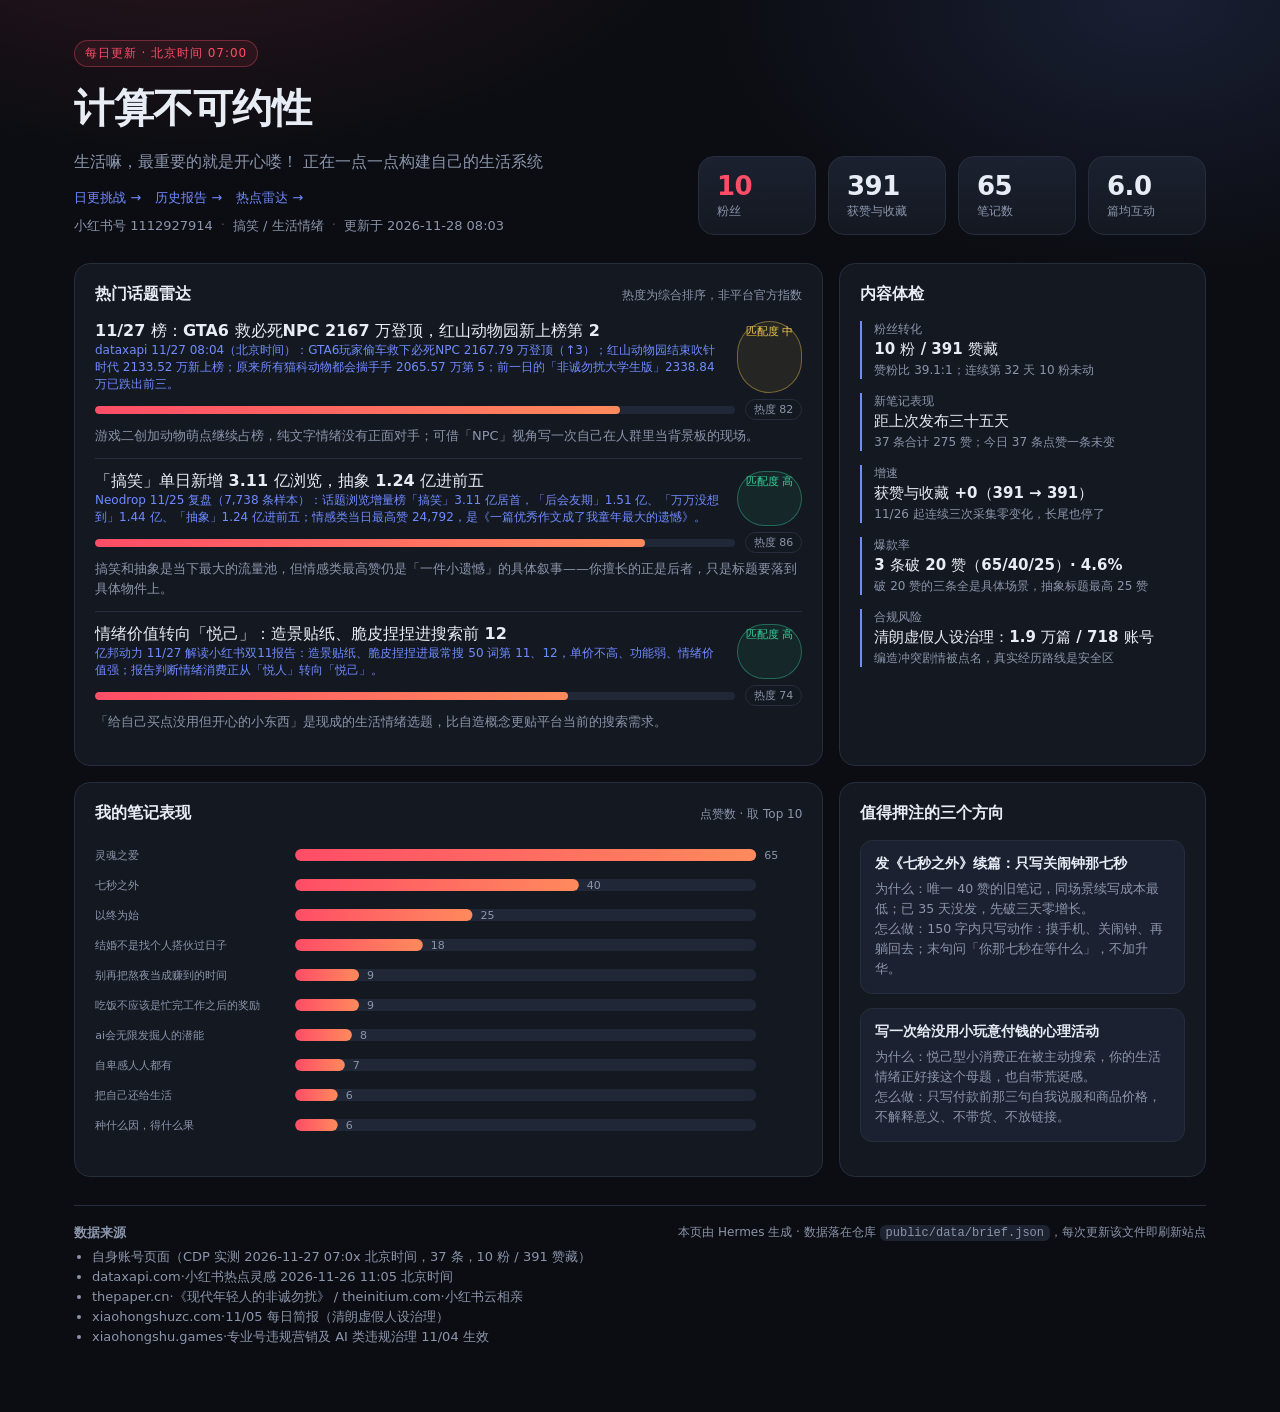
<file: public/index.html>
<!DOCTYPE html>
<html lang="zh-CN">
<head>
<meta charset="utf-8" />
<meta name="viewport" content="width=device-width, initial-scale=1" />
<title>计算不可约性 · 小红书运营简报</title>
<link rel="stylesheet" href="./styles.css" />
</head>
<body>
<div class="page">
  <header class="hero">
    <div class="hero-main">
      <div class="badge">每日更新 · 北京时间 07:00</div>
      <h1 id="acct-name">计算不可约性</h1>
      <p id="acct-desc" class="muted"></p>
      <div class="meta" style="gap:14px">
        <a href="./challenge" style="color:var(--accent-2);text-decoration:none">日更挑战 →</a>
        <a href="./reports" style="color:var(--accent-2);text-decoration:none">历史报告 →</a>
        <a href="./topics" style="color:var(--accent-2);text-decoration:none">热点雷达 →</a>
      </div>
      <div class="meta">
        <span id="acct-id"></span>
        <span class="dot">·</span>
        <span id="acct-pos"></span>
        <span class="dot">·</span>
        <span id="updated"></span>
      </div>
    </div>
    <div class="hero-kpis" id="kpis"></div>
  </header>

  <section class="grid">
    <div class="card span-2">
      <div class="card-head">
        <h2>热门话题雷达</h2>
        <span class="hint">热度为综合排序，非平台官方指数</span>
      </div>
      <div id="topics"></div>
    </div>

    <div class="card">
      <div class="card-head">
        <h2>内容体检</h2>
      </div>
      <ul id="diagnosis" class="diag"></ul>
    </div>

    <div class="card span-2">
      <div class="card-head">
        <h2>我的笔记表现</h2>
        <span class="hint">点赞数 · 取 Top 10</span>
      </div>
      <div id="notes-chart"></div>
    </div>

    <div class="card">
      <div class="card-head">
        <h2>值得押注的三个方向</h2>
      </div>
      <div id="directions" class="dirs"></div>
    </div>
  </section>

  <footer class="foot">
    <div>
      <strong>数据来源</strong>
      <ul id="sources"></ul>
    </div>
    <div class="muted small">
      本页由 Hermes 生成 · 数据落在仓库 <code>public/data/brief.json</code>，每次更新该文件即刷新站点
    </div>
  </footer>
</div>
<script src="./app.js"></script>
</body>
</html>
</file>
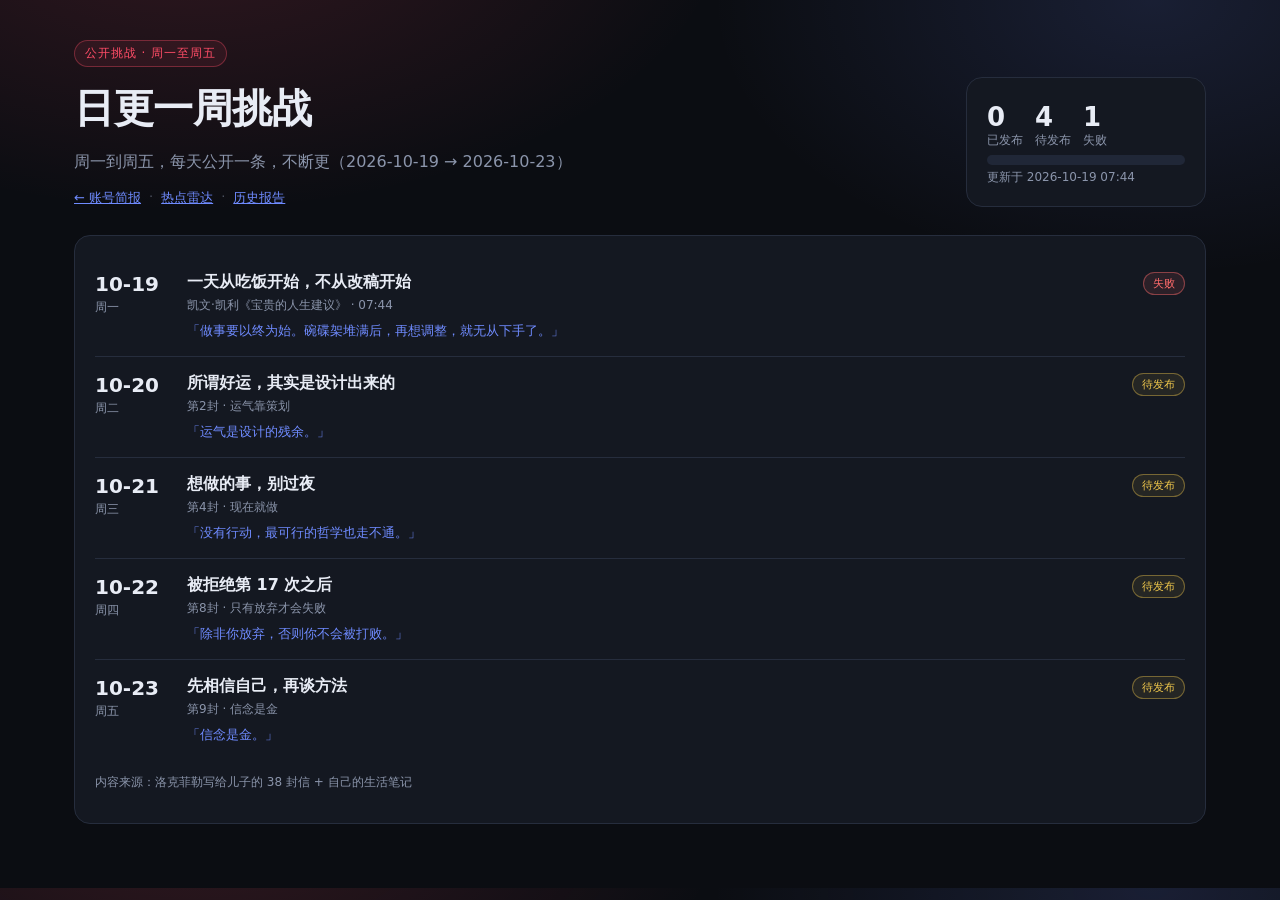
<file: public/challenge.html>
<!DOCTYPE html>
<html lang="zh-CN">
<head>
<meta charset="utf-8" />
<meta name="viewport" content="width=device-width, initial-scale=1" />
<title>日更一周挑战 · 计算不可约性</title>
<link rel="stylesheet" href="./styles.css" />
<style>
  .progress { height: 10px; border-radius: 999px; background: #202737; overflow: hidden; margin: 6px 0 4px; }
  .progress > i { display: block; height: 100%; background: linear-gradient(90deg, var(--accent), #ff8a5c); }
  .day { display: grid; grid-template-columns: 78px 1fr auto; gap: 14px; align-items: start;
    padding: 16px 0; border-top: 1px solid var(--line); }
  .day:first-child { border-top: none; }
  .day .when { font-variant-numeric: tabular-nums; }
  .day .when b { display: block; font-size: 20px; }
  .day .when span { font-size: 12px; color: var(--muted); }
  .day h3 { margin: 0 0 4px; font-size: 16px; }
  .day .src { font-size: 12px; color: var(--muted); }
  .day .quote { margin-top: 8px; font-size: 13px; color: var(--accent-2); }
  .st { font-size: 11px; padding: 3px 9px; border-radius: 999px; border: 1px solid var(--line); color: var(--muted); white-space: nowrap; }
  .st.published { color: var(--good); border-color: rgba(53,211,154,.45); background: rgba(53,211,154,.1); }
  .st.failed { color: #ff6b6b; border-color: rgba(255,107,107,.45); background: rgba(255,107,107,.1); }
  .st.planned { color: var(--warn); border-color: rgba(242,201,76,.4); background: rgba(242,201,76,.08); }
  .kpis { display: flex; gap: 12px; flex-wrap: wrap; margin-top: 4px; }
</style>
</head>
<body>
<div class="page">
  <header class="hero">
    <div class="hero-main">
      <div class="badge">公开挑战 · 周一至周五</div>
      <h1 id="cname">日更一周挑战</h1>
      <p class="muted" id="crule"></p>
      <div class="meta"><a href="./index.html" style="color:var(--accent-2)">← 账号简报</a>
        <span class="dot">·</span><a href="./topics" style="color:var(--accent-2)">热点雷达</a>
        <span class="dot">·</span><a href="./reports" style="color:var(--accent-2)">历史报告</a></div>
    </div>
    <div class="card" style="min-width:240px">
      <div class="kpis">
        <div><div style="font-size:26px;font-weight:650" id="done">0</div><div class="hint">已发布</div></div>
        <div><div style="font-size:26px;font-weight:650" id="planned">0</div><div class="hint">待发布</div></div>
        <div><div style="font-size:26px;font-weight:650" id="failed">0</div><div class="hint">失败</div></div>
      </div>
      <div class="progress"><i id="bar" style="width:0%"></i></div>
      <div class="hint" id="stamp"></div>
    </div>
  </header>

  <div class="card">
    <div id="days"></div>
    <p class="hint" id="theme" style="margin-top:14px"></p>
  </div>
</div>
<script>
(function () {
  function badge(status) {
    var s = document.createElement("span");
    s.className = "st " + status;
    s.textContent = { published: "已发布", failed: "失败", planned: "待发布" }[status] || status;
    return s;
  }
  fetch("./data/challenge.json", { cache: "no-store" }).then(function (r) { return r.json(); }).then(function (d) {
    var c = d.challenge || {};
    document.getElementById("cname").textContent = c.name || "日更挑战";
    document.getElementById("crule").textContent = (c.rule || "") + (c.start ? "（" + c.start + " → " + (c.end || "") + "）" : "");
    document.getElementById("theme").textContent = c.theme ? "内容来源：" + c.theme : "";
    document.getElementById("stamp").textContent = "更新于 " + String(d.updated_at || "").replace("T", " ").slice(0, 16);

    var days = d.days || [];
    var published = days.filter(function (x) { return x.status === "published"; }).length;
    var failed = days.filter(function (x) { return x.status === "failed"; }).length;
    document.getElementById("done").textContent = published;
    document.getElementById("failed").textContent = failed;
    document.getElementById("planned").textContent = days.length - published - failed;

    var total = days.length || 1;
    document.getElementById("bar").style.width = Math.round(published / total * 100) + "%";

    var box = document.getElementById("days");
    box.innerHTML = "";
    days.forEach(function (day) {
      var row = document.createElement("div");
      row.className = "day";

      var when = document.createElement("div");
      when.className = "when";
      var b = document.createElement("b");
      b.textContent = (day.date || "").slice(5);
      var wd = document.createElement("span");
      wd.textContent = day.weekday || "";
      when.appendChild(b); when.appendChild(wd);

      var mid = document.createElement("div");
      var h = document.createElement("h3");
      h.textContent = day.title || "（未命名）";
      var src = document.createElement("div");
      src.className = "src";
      src.textContent = (day.source || "") + (day.at ? " · " + day.at : "");
      mid.appendChild(h); mid.appendChild(src);
      if (day.quote) {
        var q = document.createElement("div");
        q.className = "quote";
        q.textContent = "「" + day.quote + "」";
        mid.appendChild(q);
      }

      row.appendChild(when);
      row.appendChild(mid);
      row.appendChild(badge(day.status || "planned"));
      box.appendChild(row);
    });
  }).catch(function (e) {
    document.getElementById("days").textContent = "挑战数据加载失败：" + e.message;
  });
})();
</script>
</body>
</html>
</file>
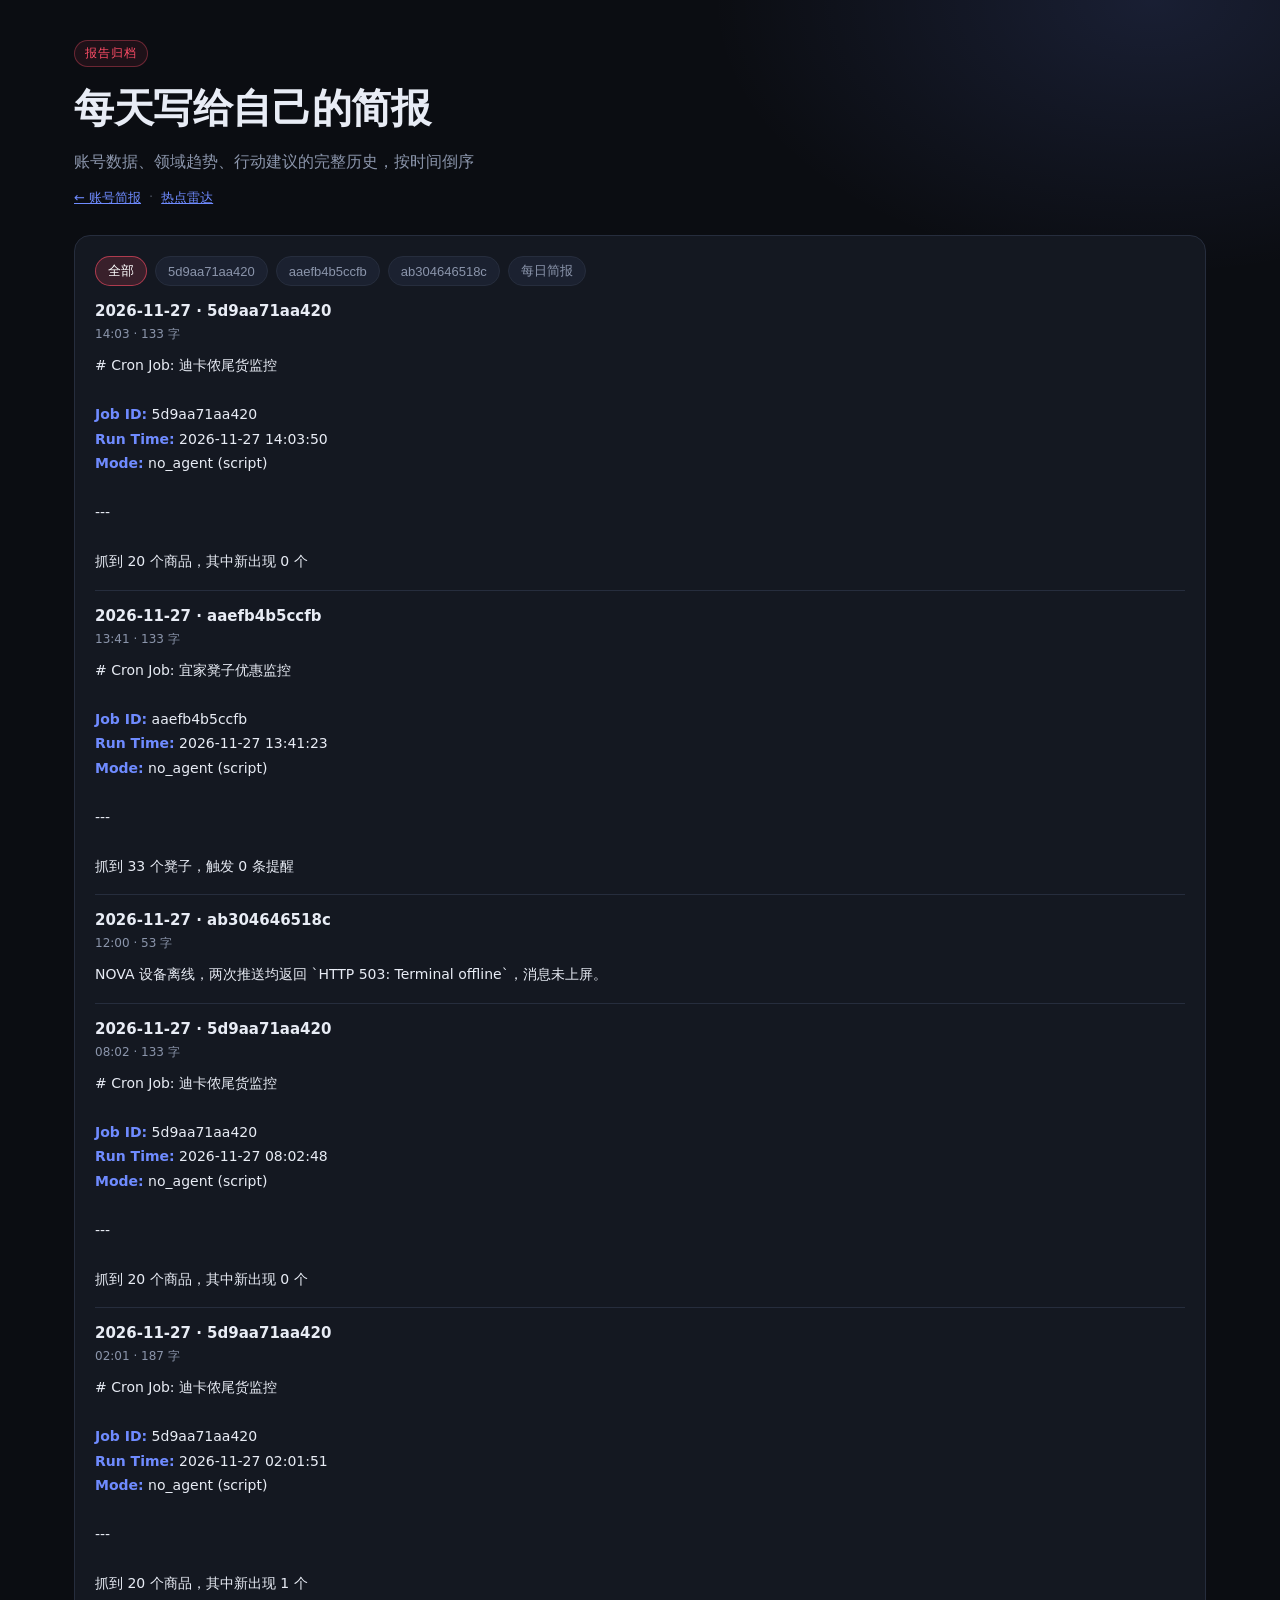
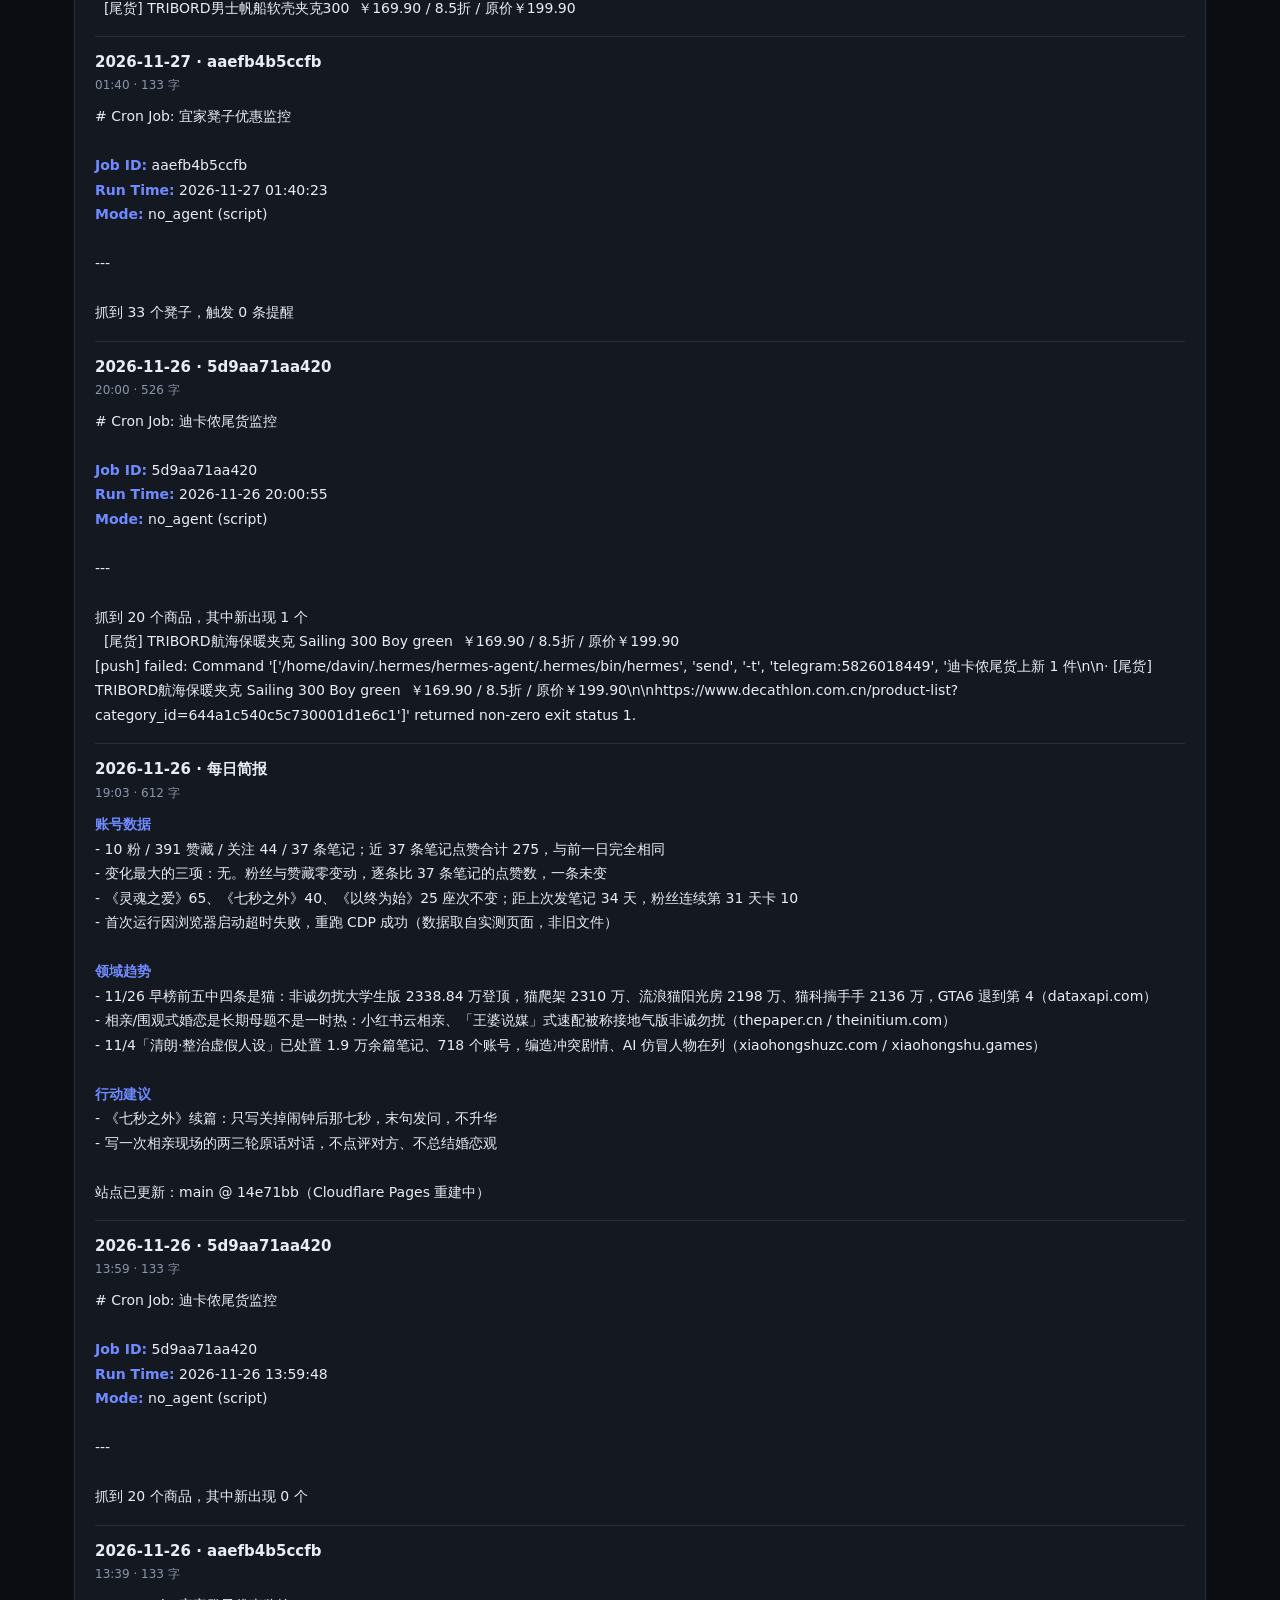
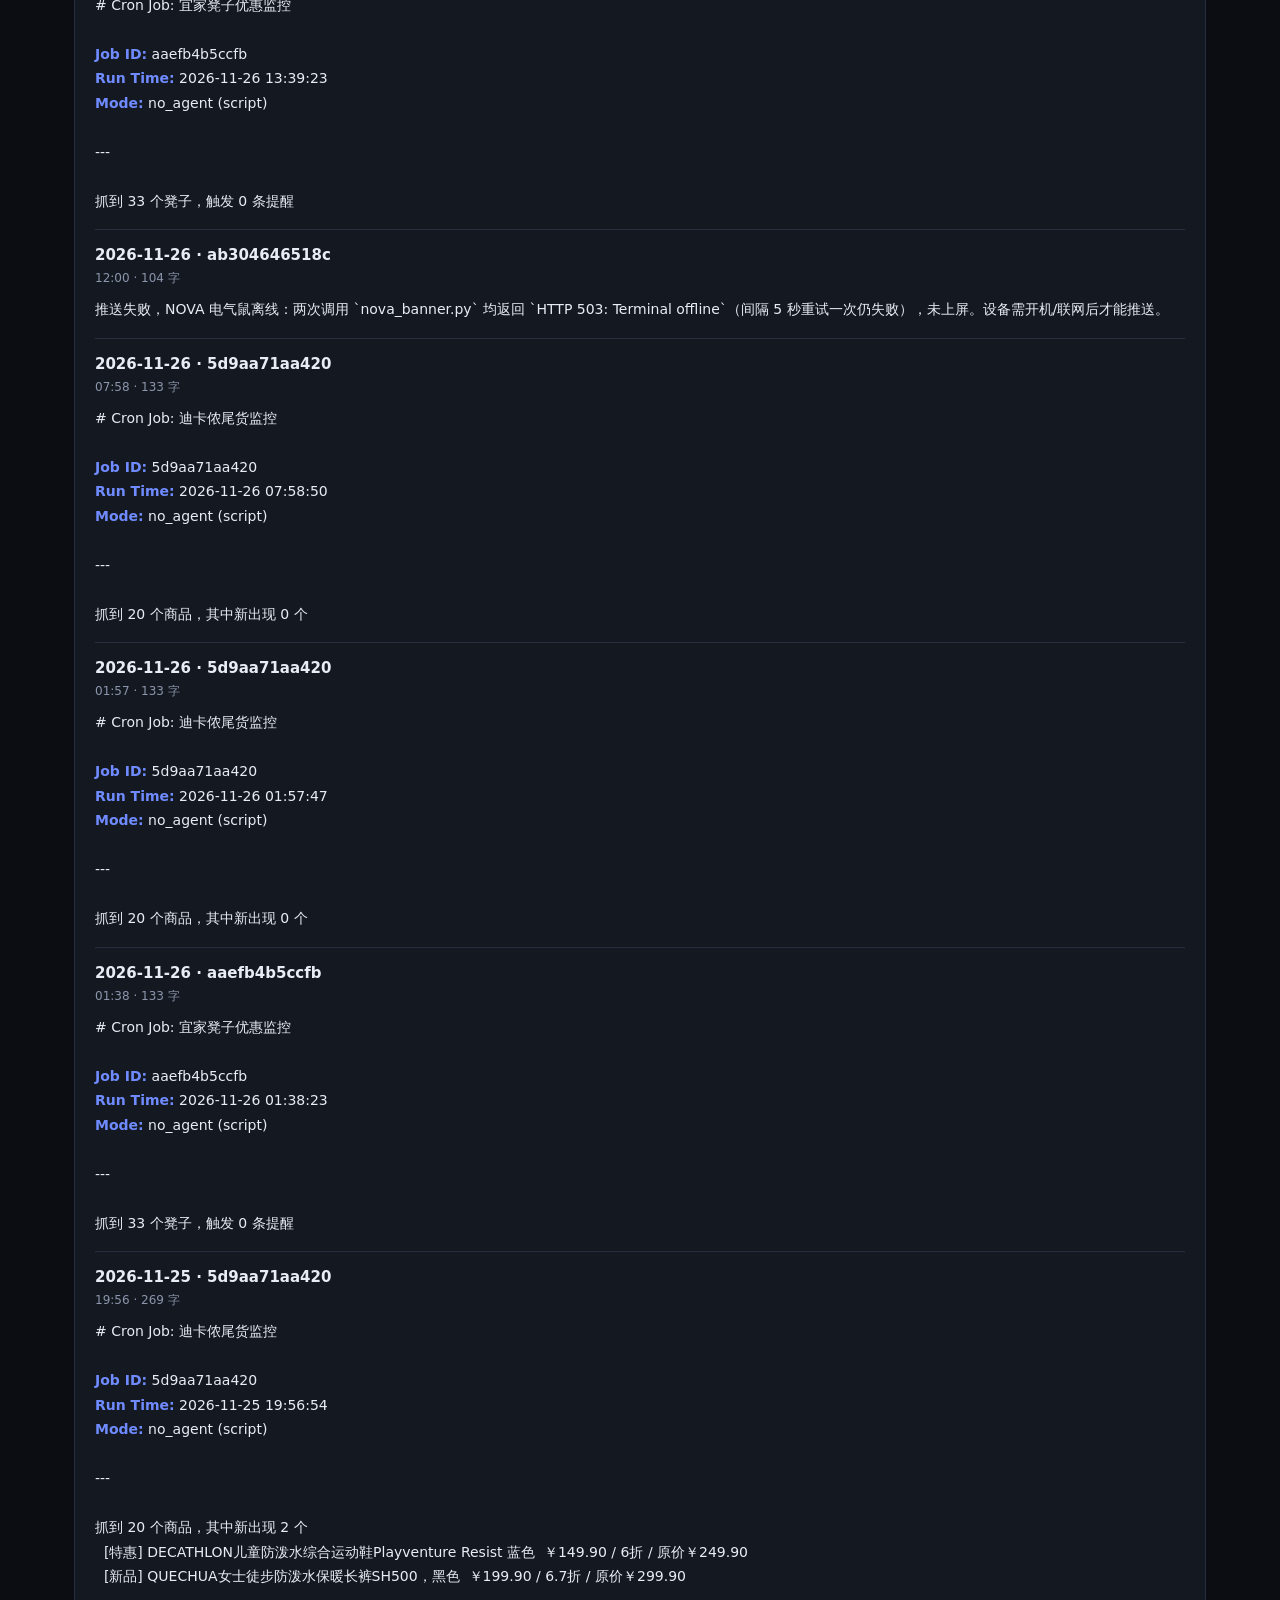
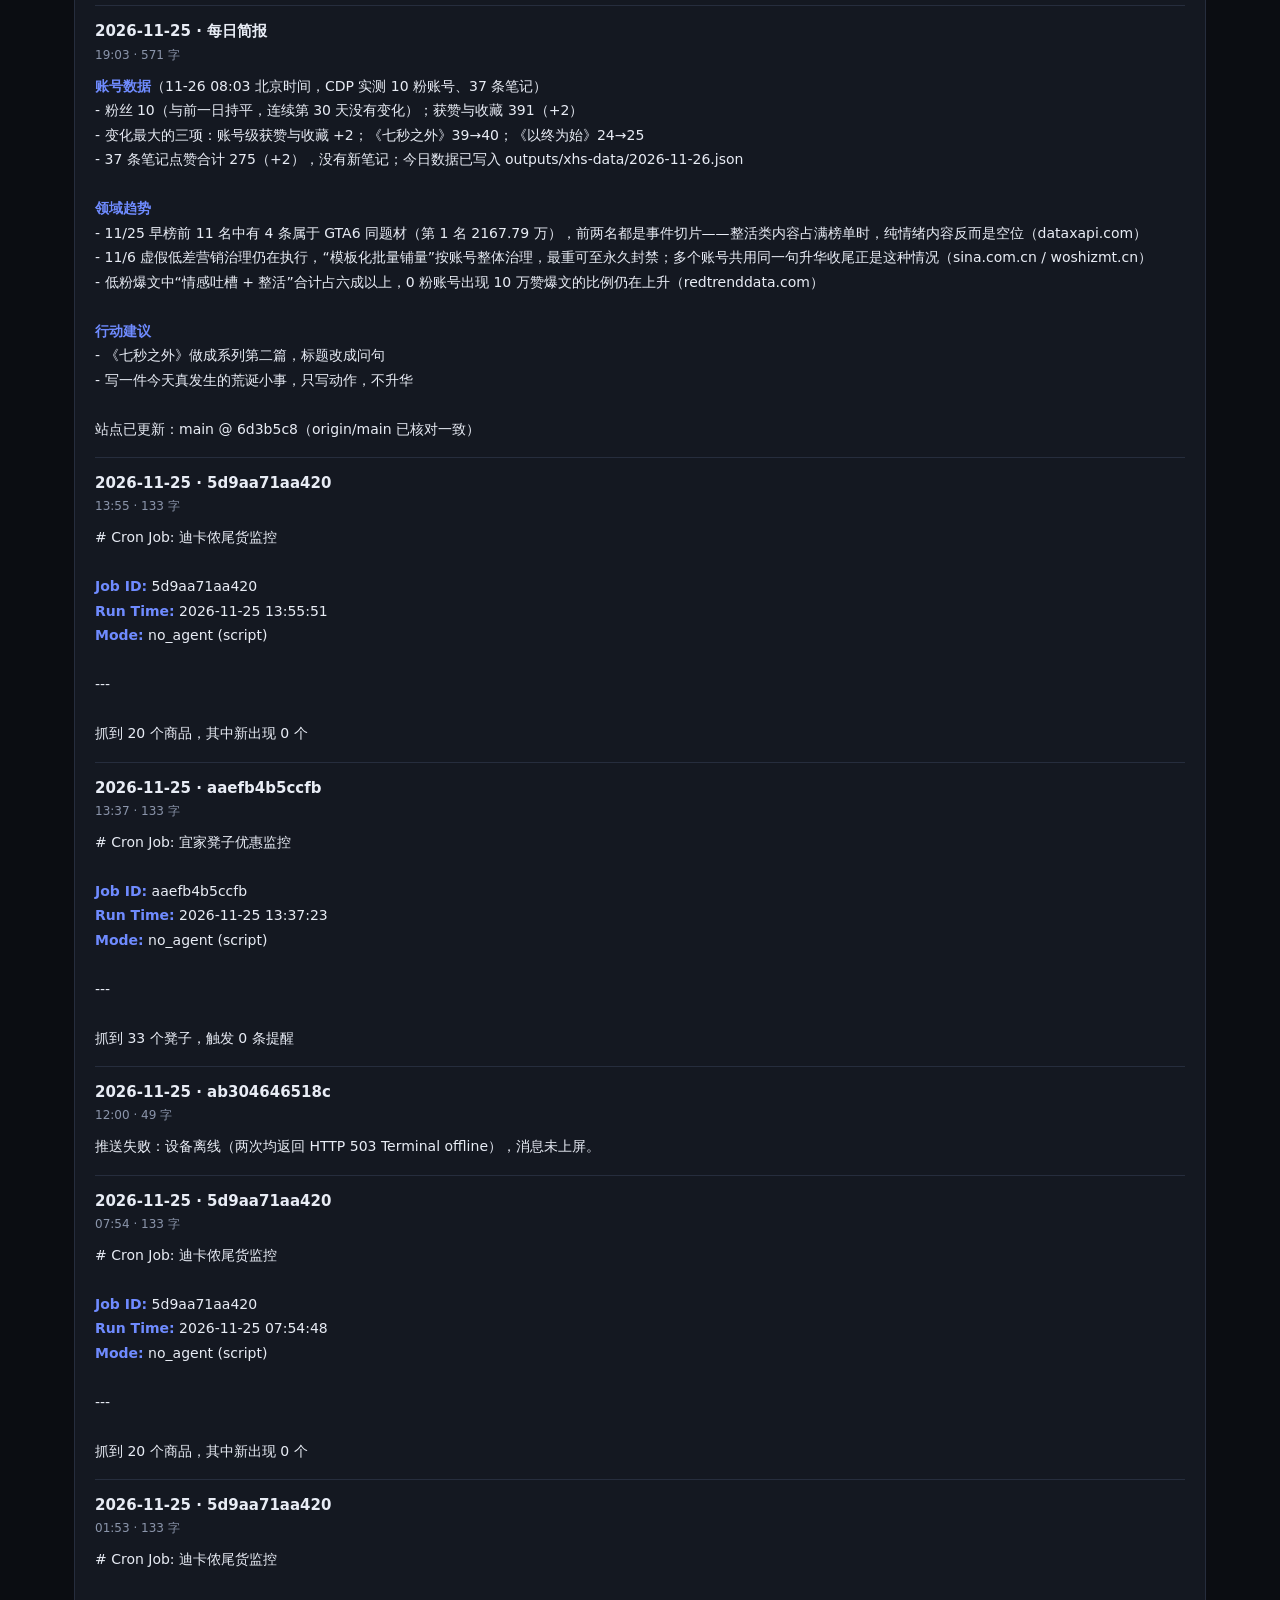
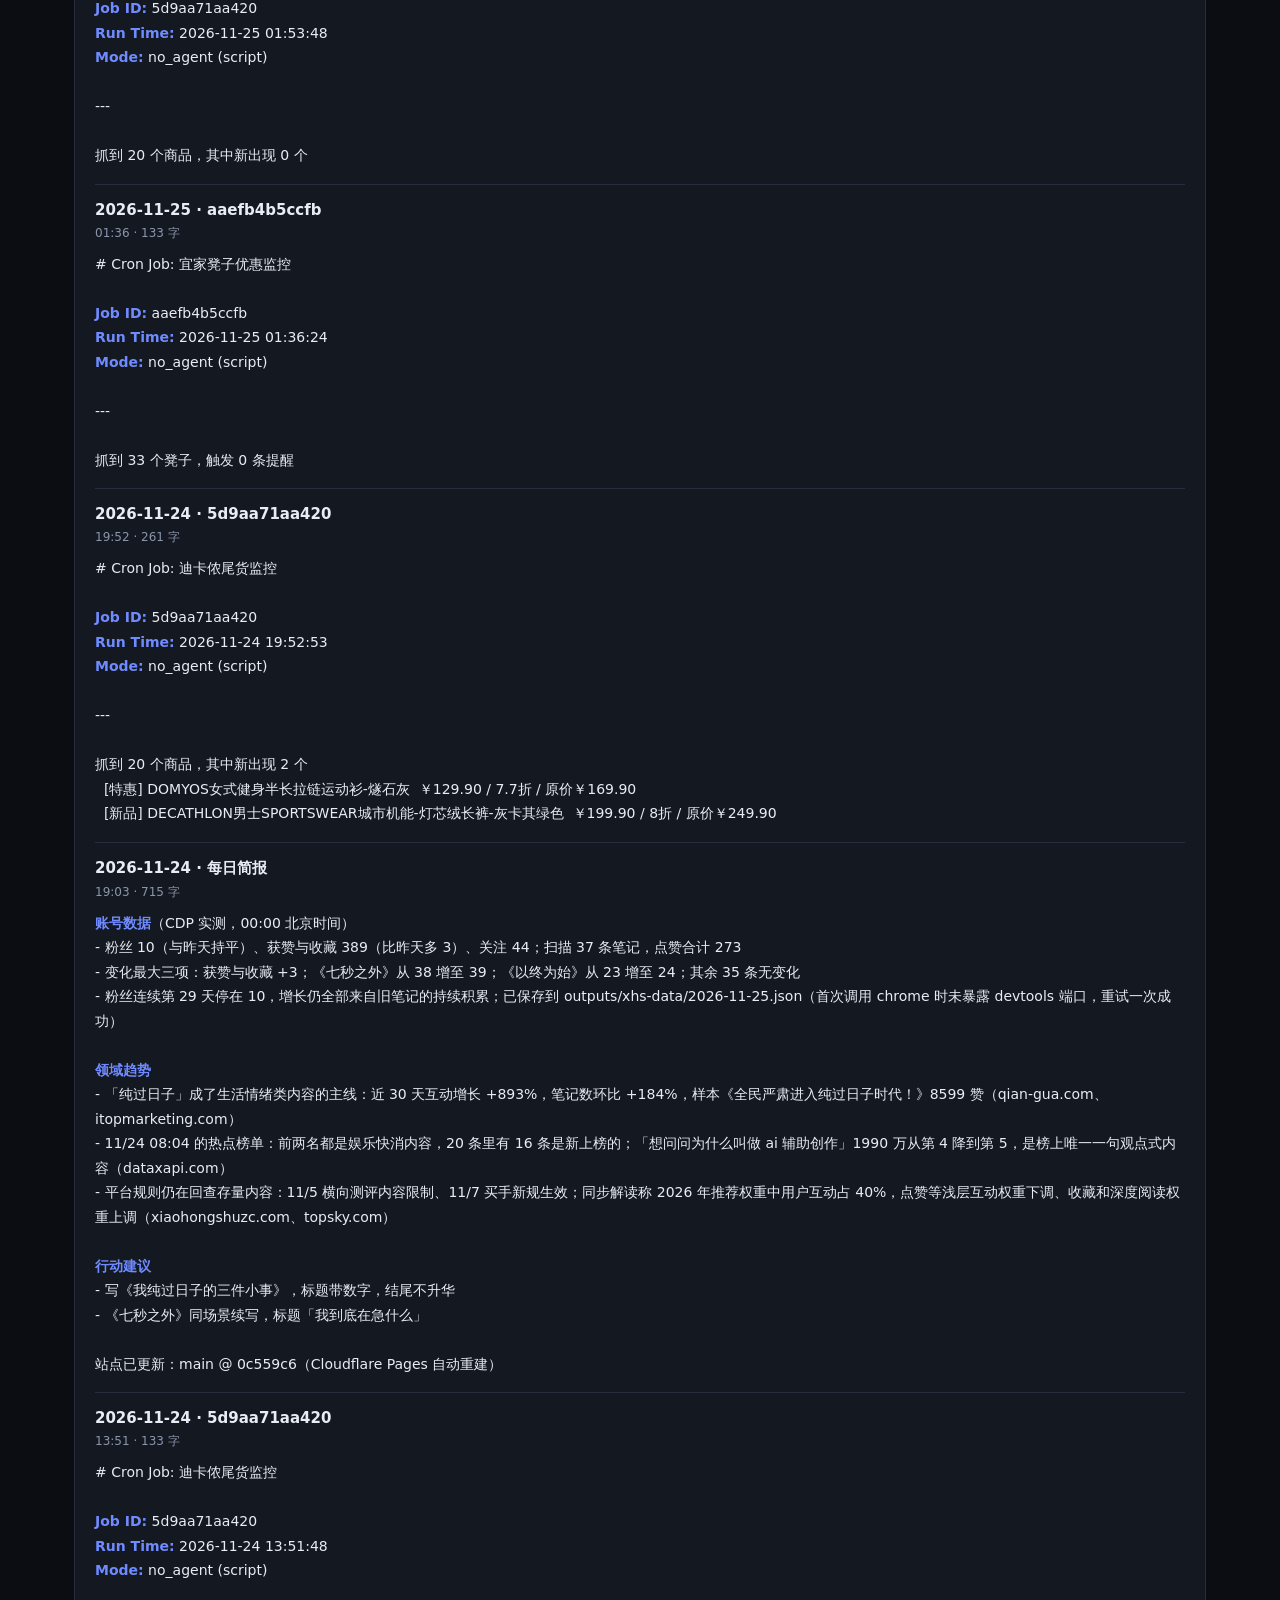
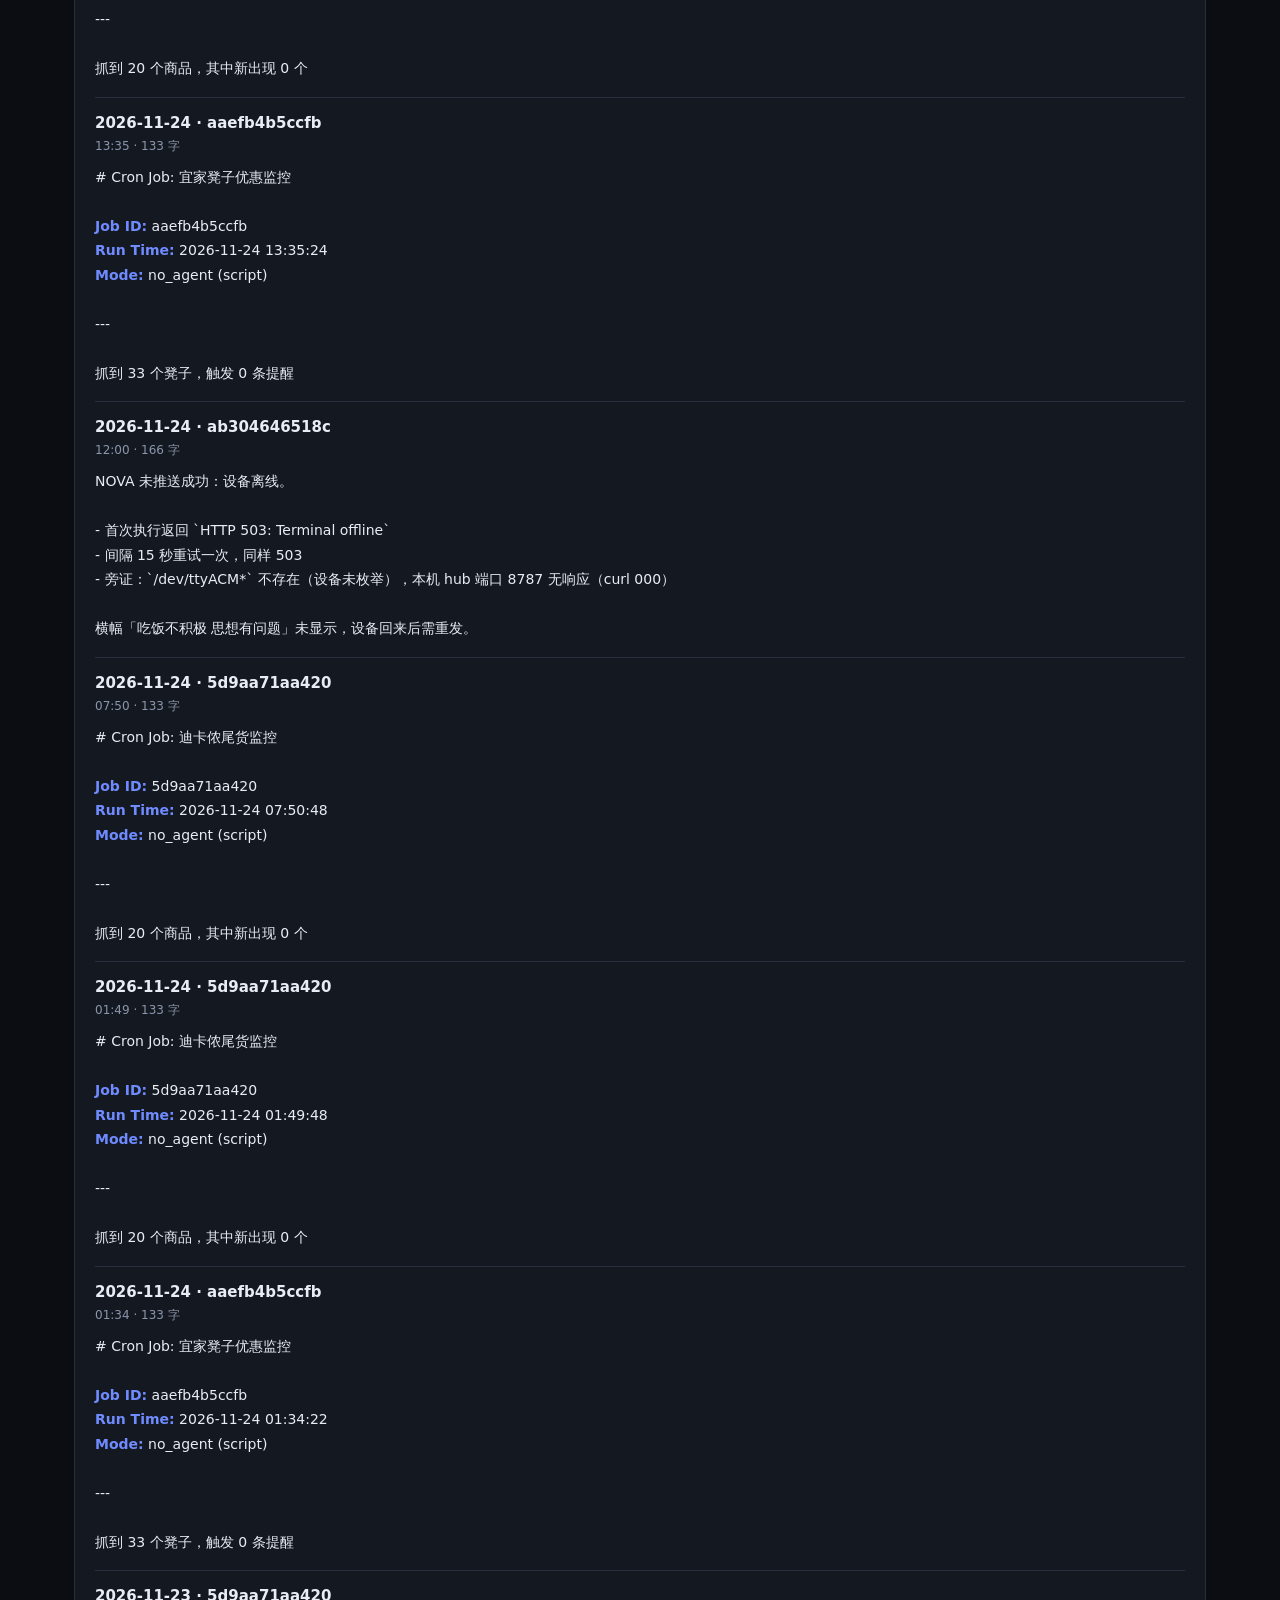
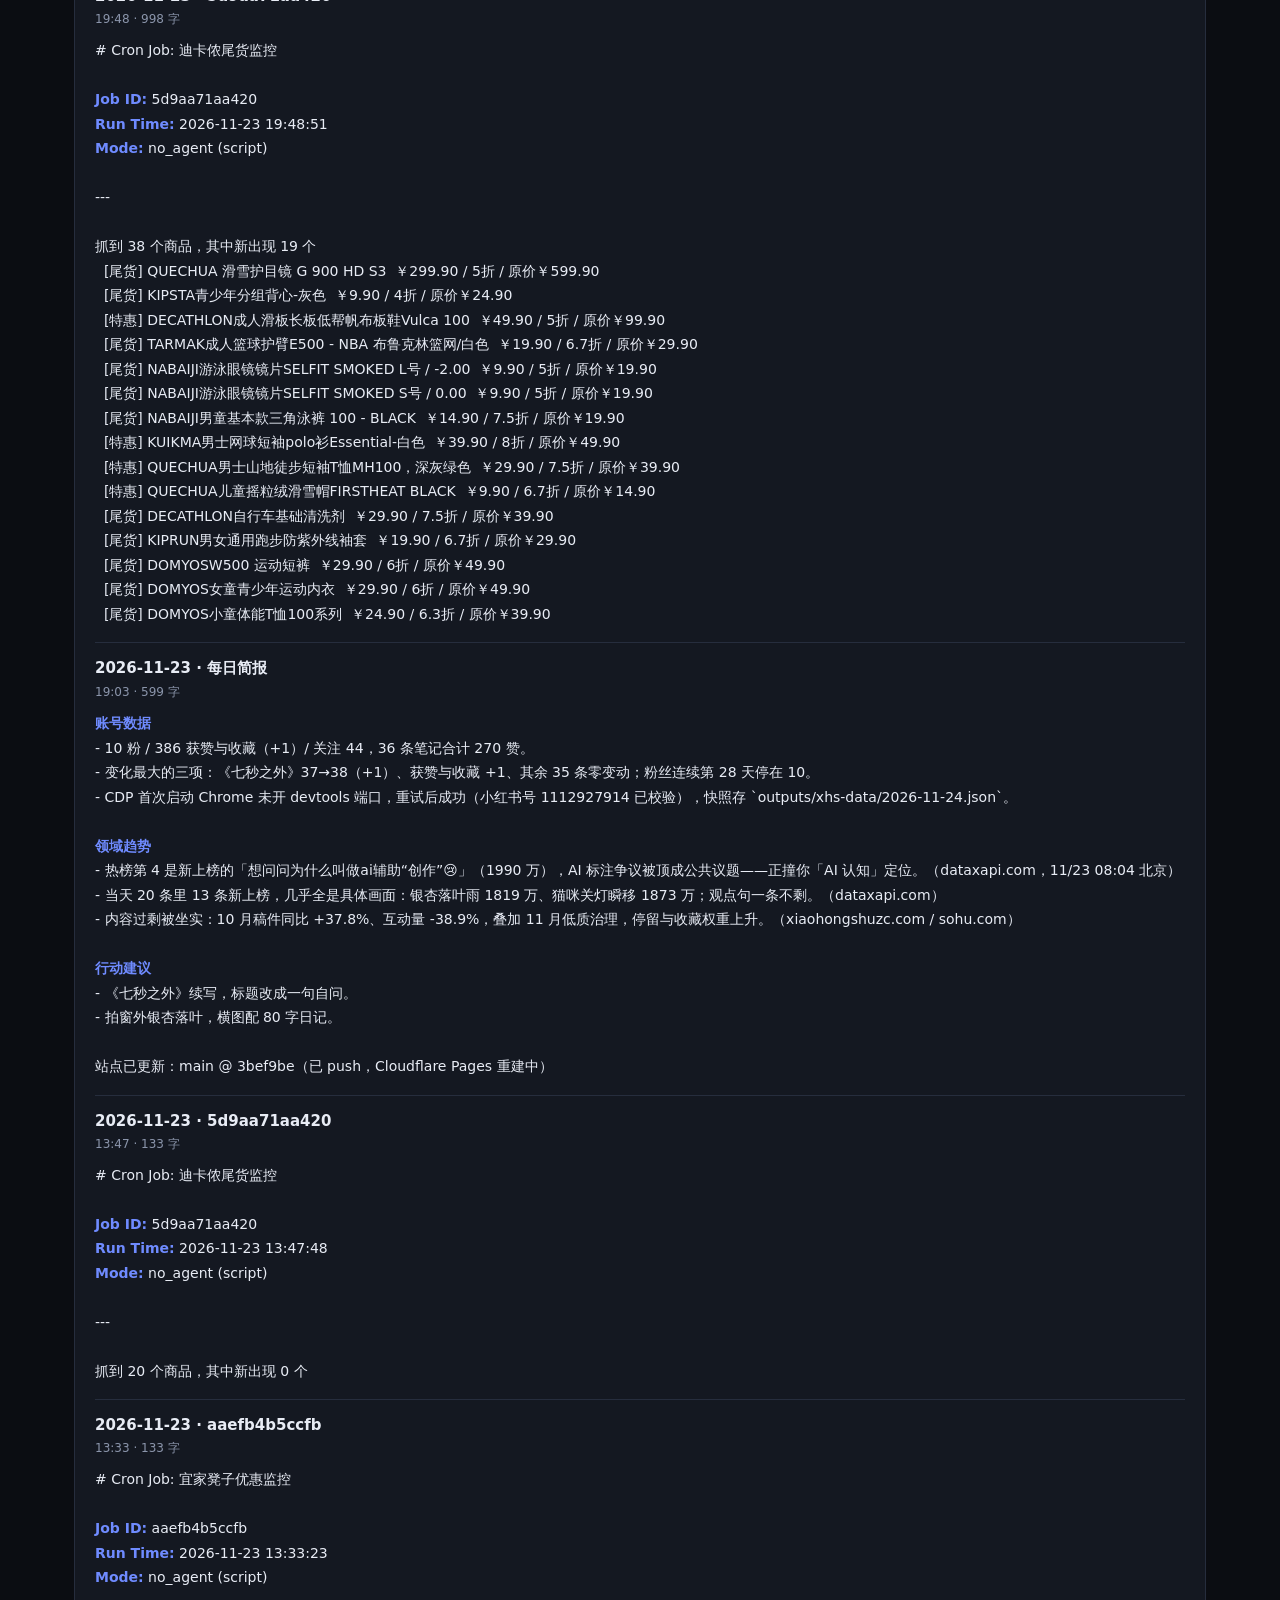
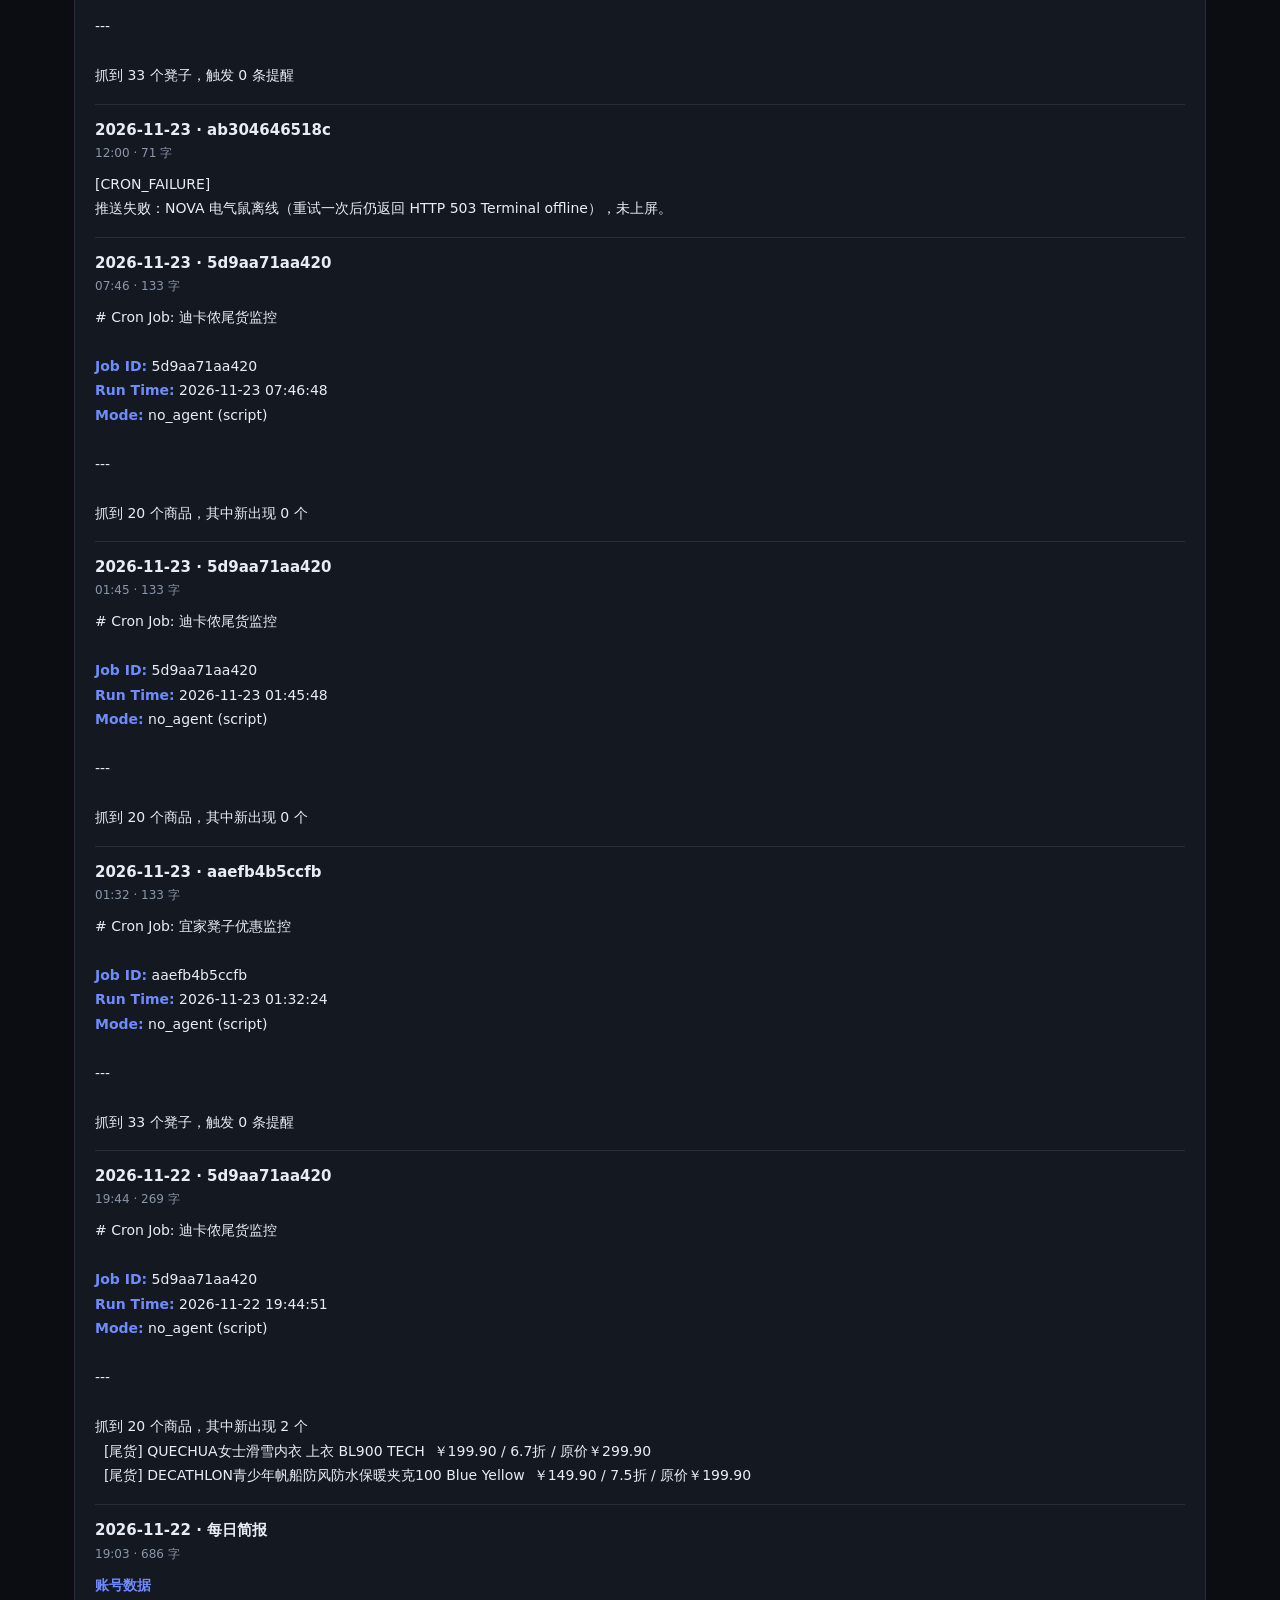
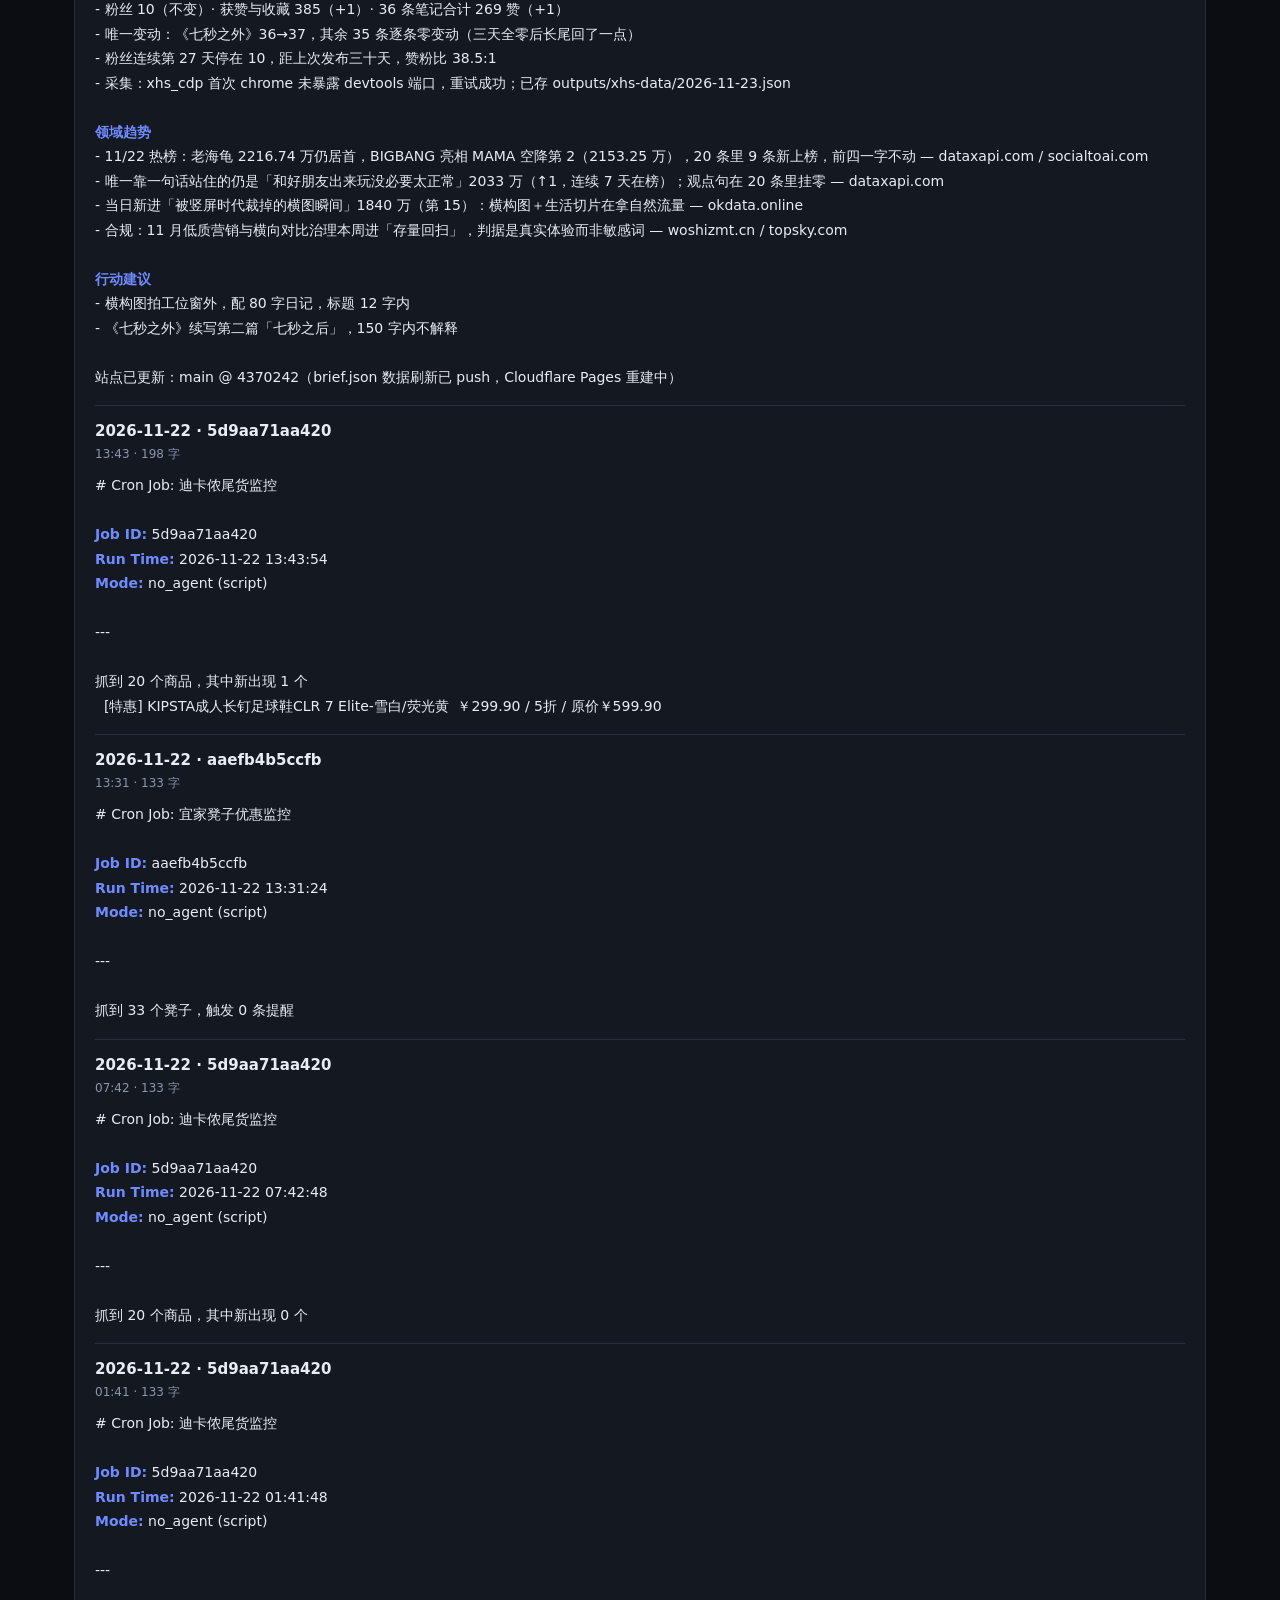
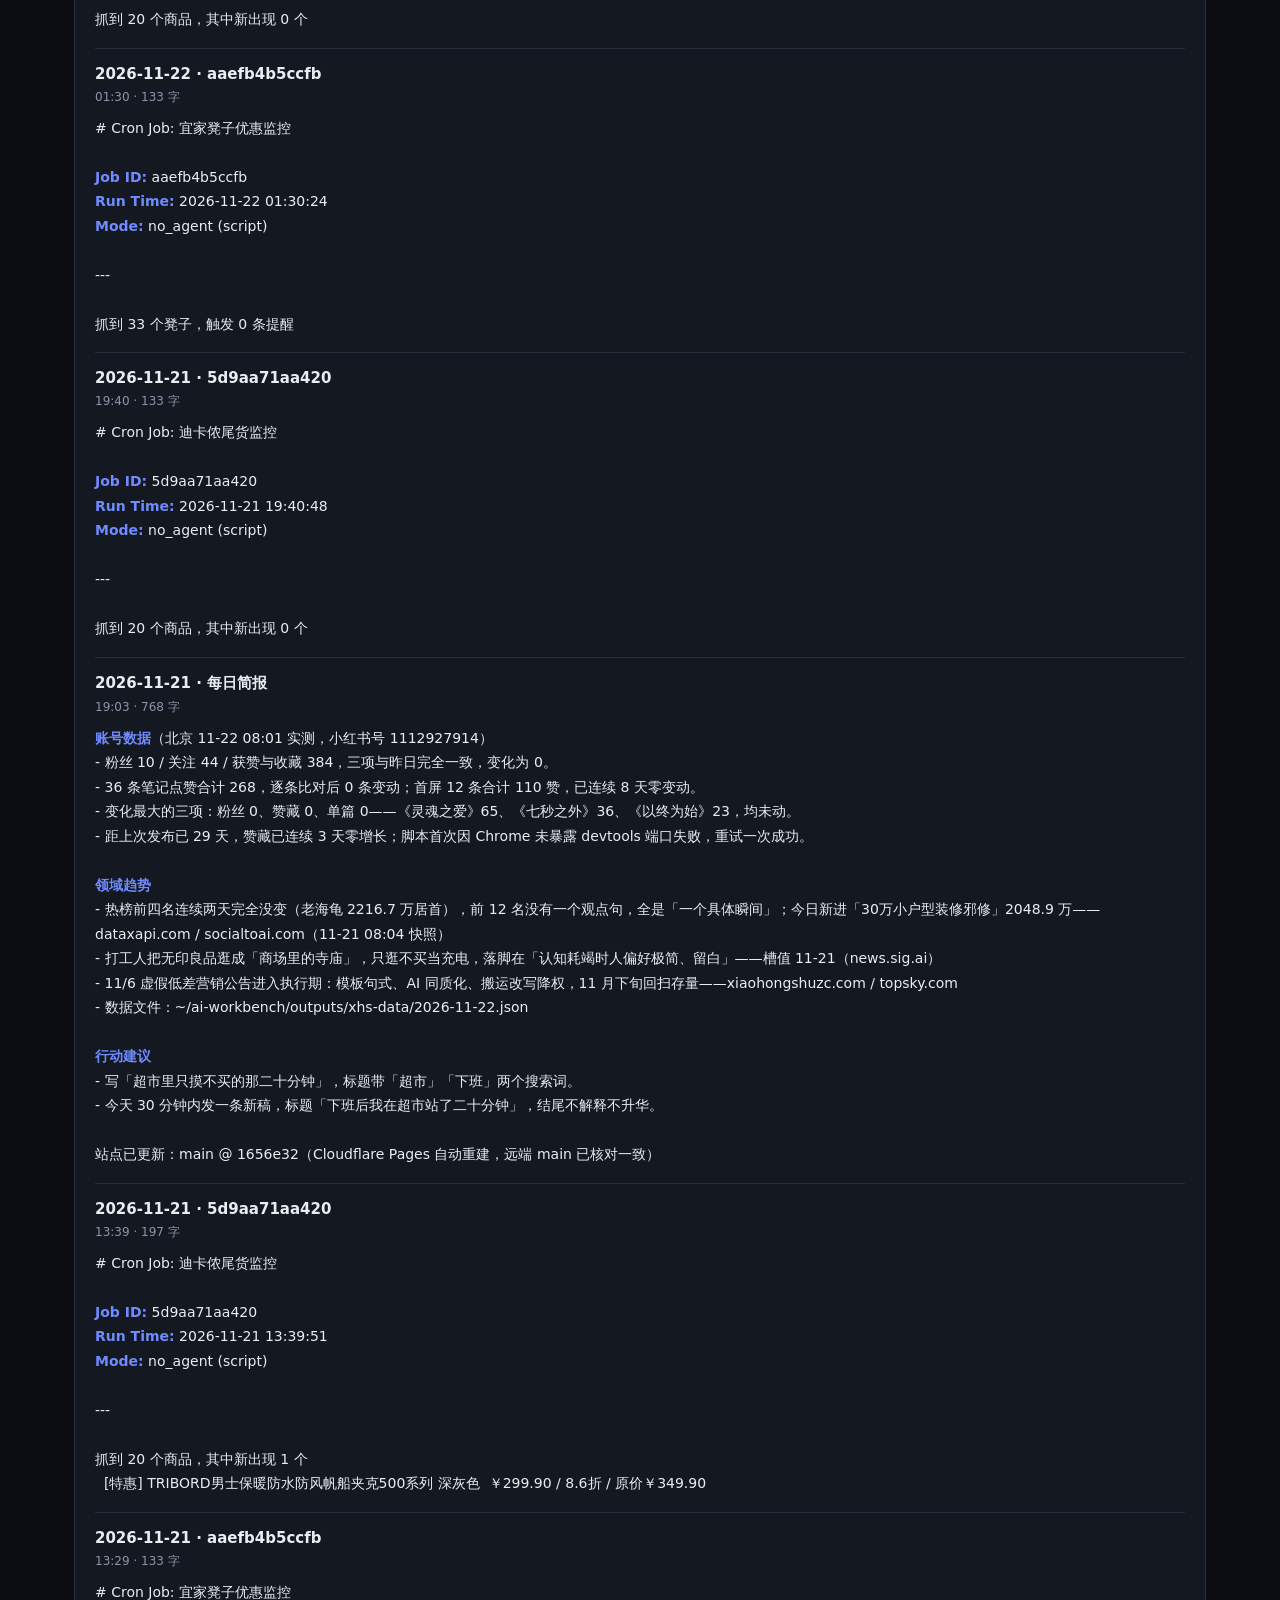
<file: public/reports.html>
<!DOCTYPE html>
<html lang="zh-CN">
<head>
<meta charset="utf-8" />
<meta name="viewport" content="width=device-width, initial-scale=1" />
<title>历史报告 · 计算不可约性</title>
<link rel="stylesheet" href="./styles.css" />
<style>
  .report { border-top: 1px solid var(--line); padding: 16px 0; }
  .report:first-child { border-top: none; padding-top: 0; }
  .report h3 { margin: 0 0 6px; font-size: 15px; }
  .report .sub { font-size: 12px; color: var(--muted); margin-bottom: 10px; }
  .report .body { font-size: 14px; line-height: 1.75; white-space: pre-wrap; }
  .report .body strong { color: var(--accent-2); }
  .filter { display: flex; gap: 8px; flex-wrap: wrap; margin-bottom: 16px; }
  .chip { background: var(--panel-2); border: 1px solid var(--line); color: var(--muted);
    padding: 5px 12px; border-radius: 999px; font-size: 13px; cursor: pointer; }
  .chip.on { color: #fff; border-color: rgba(255,77,103,.6); background: rgba(255,77,103,.16); }
</style>
</head>
<body>
<div class="page">
  <header class="hero">
    <div class="hero-main">
      <div class="badge">报告归档</div>
      <h1>每天写给自己的简报</h1>
      <p class="muted">账号数据、领域趋势、行动建议的完整历史，按时间倒序</p>
      <div class="meta"><a href="./index.html" style="color:var(--accent-2)">← 账号简报</a>
        <span class="dot">·</span><a href="./topics" style="color:var(--accent-2)">热点雷达</a></div>
    </div>
  </header>

  <div class="card">
    <div class="filter" id="filter"></div>
    <div id="list"></div>
  </div>
</div>
<script>
(function () {
  var all = [], kind = "全部";

  function mdLite(s) {
    var esc = s.replace(/&/g, "&amp;").replace(/</g, "&lt;");
    esc = esc.replace(/\*\*(.+?)\*\*/g, "<strong>$1</strong>");
    return esc;
  }

  function render() {
    var box = document.getElementById("list");
    var rows = all.filter(function (r) { return kind === "全部" || r.kind === kind; });
    box.innerHTML = "";
    if (!rows.length) { box.textContent = "还没有报告，等第一次定时任务跑完就有了。"; return; }
    rows.forEach(function (r) {
      var d = document.createElement("div");
      d.className = "report";
      var h = document.createElement("h3");
      h.textContent = r.date + " · " + r.kind;
      var sub = document.createElement("div");
      sub.className = "sub";
      sub.textContent = r.time + " · " + r.chars + " 字";
      var body = document.createElement("div");
      body.className = "body";
      body.innerHTML = mdLite(r.text);
      d.appendChild(h); d.appendChild(sub); d.appendChild(body);
      box.appendChild(d);
    });
  }

  function chips() {
    var kinds = ["全部"].concat(Array.from(new Set(all.map(function (r) { return r.kind; }))));
    var box = document.getElementById("filter");
    box.innerHTML = "";
    kinds.forEach(function (k) {
      var b = document.createElement("button");
      b.className = "chip" + (k === kind ? " on" : "");
      b.textContent = k;
      b.onclick = function () { kind = k; chips(); render(); };
      box.appendChild(b);
    });
  }

  fetch("./data/reports.json", { cache: "no-store" }).then(function (r) { return r.json(); }).then(function (d) {
    all = d.reports || [];
    chips(); render();
  }).catch(function (e) {
    document.getElementById("list").textContent = "报告索引加载失败：" + e.message;
  });
})();
</script>
</body>
</html>
</file>
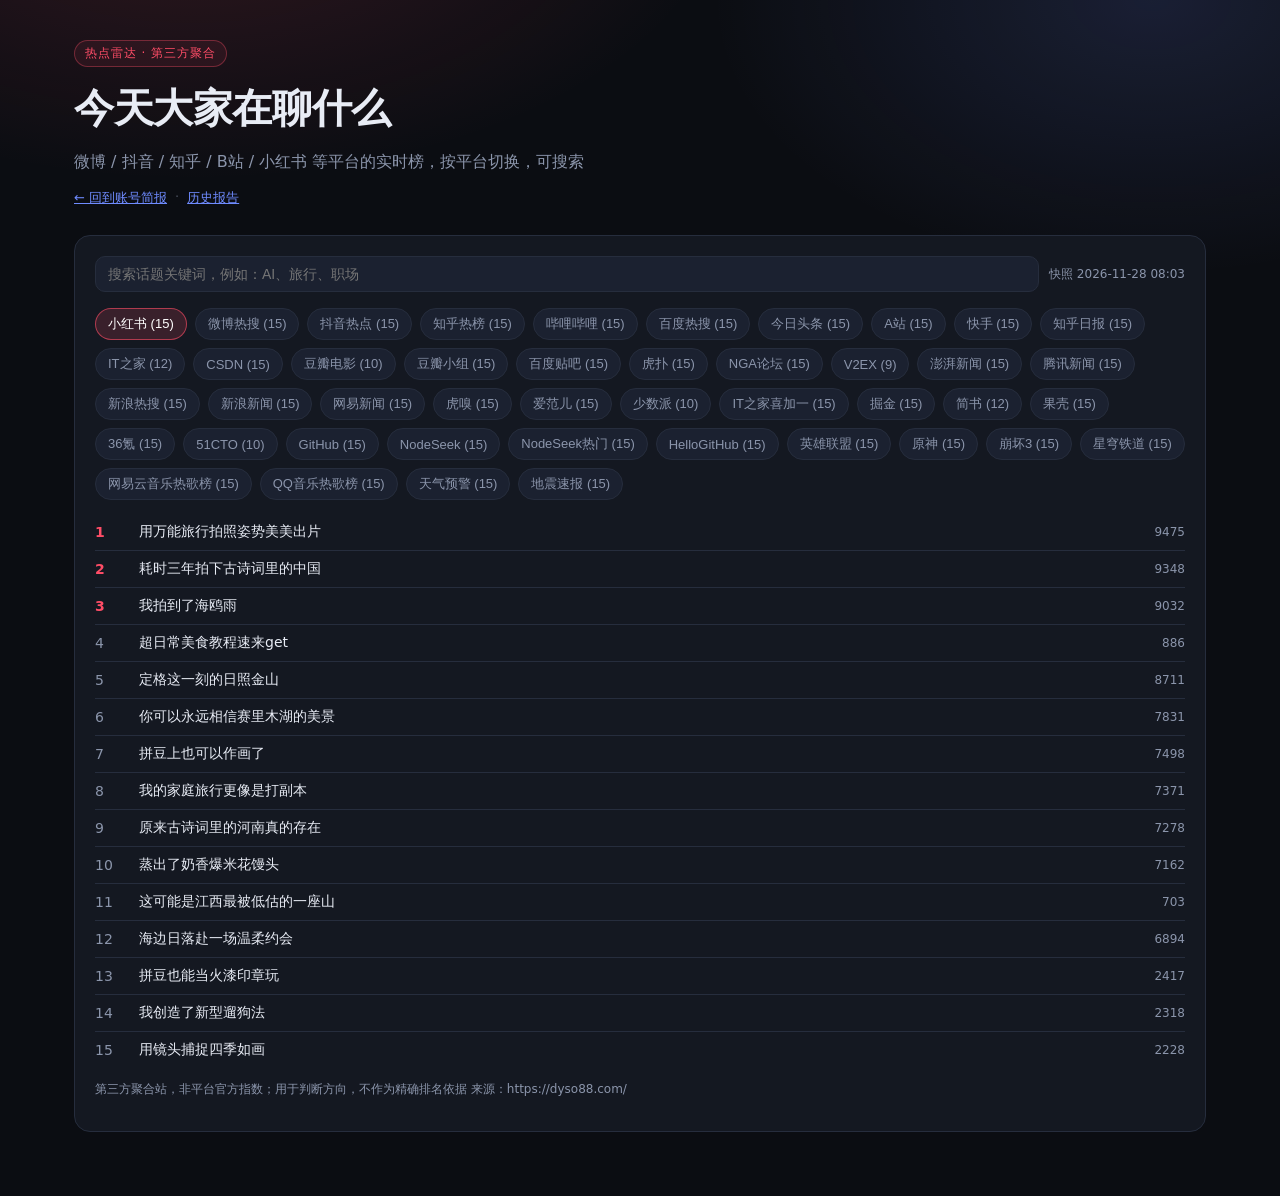
<file: public/topics.html>
<!DOCTYPE html>
<html lang="zh-CN">
<head>
<meta charset="utf-8" />
<meta name="viewport" content="width=device-width, initial-scale=1" />
<title>热点雷达 · 计算不可约性</title>
<link rel="stylesheet" href="./styles.css" />
<style>
  .toolbar { display: flex; gap: 10px; flex-wrap: wrap; align-items: center; margin-bottom: 16px; }
  .toolbar input {
    flex: 1 1 220px; min-width: 180px; background: var(--panel-2); border: 1px solid var(--line);
    color: var(--text); border-radius: 10px; padding: 9px 12px; font-size: 14px;
  }
  .tabs { display: flex; gap: 8px; flex-wrap: wrap; margin-bottom: 14px; }
  .tab { background: var(--panel-2); border: 1px solid var(--line); color: var(--muted);
    padding: 6px 12px; border-radius: 999px; font-size: 13px; cursor: pointer; }
  .tab.on { color: #fff; border-color: rgba(255,77,103,.6); background: rgba(255,77,103,.16); }
  .hot-row { display: grid; grid-template-columns: 34px 1fr auto; gap: 10px; align-items: center;
    padding: 9px 0; border-top: 1px solid var(--line); font-size: 14px; }
  .hot-row:first-child { border-top: none; }
  .hot-row .r { color: var(--muted); font-variant-numeric: tabular-nums; }
  .hot-row .r.top { color: var(--accent); font-weight: 650; }
  .hot-row a { color: var(--text); text-decoration: none; }
  .hot-row a:hover { color: var(--accent); }
  .hot-row .h { color: var(--muted); font-size: 12px; font-variant-numeric: tabular-nums; }
  .note { font-size: 12px; color: var(--muted); margin-top: 12px; line-height: 1.6; }
</style>
</head>
<body>
<div class="page">
  <header class="hero">
    <div class="hero-main">
      <div class="badge">热点雷达 · 第三方聚合</div>
      <h1>今天大家在聊什么</h1>
      <p class="muted">微博 / 抖音 / 知乎 / B站 / 小红书 等平台的实时榜，按平台切换，可搜索</p>
      <div class="meta"><a href="./index.html" style="color:var(--accent-2)">← 回到账号简报</a>
        <span class="dot">·</span><a href="./reports" style="color:var(--accent-2)">历史报告</a></div>
    </div>
  </header>

  <div class="card">
    <div class="toolbar">
      <input id="q" placeholder="搜索话题关键词，例如：AI、旅行、职场" />
      <span class="hint" id="stamp"></span>
    </div>
    <div class="tabs" id="tabs"></div>
    <div id="list"></div>
    <p class="note" id="note"></p>
  </div>
</div>
<script>
(function () {
  var state = { data: null, platform: "", query: "" };
  var PREF = ["小红书", "微博热搜", "抖音热点", "知乎热榜", "哔哩哔哩"];

  function load() {
    fetch("./data/hot.json", { cache: "no-store" }).then(function (r) { return r.json(); }).then(function (d) {
      state.data = d;
      var names = Object.keys(d.platforms || {});
      names.sort(function (a, b) {
        var ia = PREF.indexOf(a), ib = PREF.indexOf(b);
        return (ia < 0 ? 99 : ia) - (ib < 0 ? 99 : ib);
      });
      state.platform = names[0] || "";
      document.getElementById("stamp").textContent = "快照 " + String(d.generated_at || "").replace("T", " ").slice(0, 16);
      document.getElementById("note").textContent = (d.source_note || "") + " 来源：" + (d.source || "");
      renderTabs(names);
      render();
    }).catch(function (e) {
      document.getElementById("list").textContent = "热点数据加载失败：" + e.message;
    });
  }

  function renderTabs(names) {
    var box = document.getElementById("tabs");
    box.innerHTML = "";
    names.forEach(function (n) {
      var b = document.createElement("button");
      b.className = "tab" + (n === state.platform ? " on" : "");
      b.textContent = n + " (" + state.data.platforms[n].length + ")";
      b.onclick = function () { state.platform = n; renderTabs(names); render(); };
      box.appendChild(b);
    });
  }

  function rowsFor() {
    var q = state.query.trim();
    if (q) {
      var out = [];
      Object.keys(state.data.platforms).forEach(function (p) {
        state.data.platforms[p].forEach(function (it) {
          if ((it.title || "").indexOf(q) >= 0) out.push({ p: p, it: it });
        });
      });
      return out;
    }
    return (state.data.platforms[state.platform] || []).map(function (it) { return { p: state.platform, it: it }; });
  }

  function render() {
    var rows = rowsFor();
    var box = document.getElementById("list");
    box.innerHTML = "";
    if (!rows.length) { box.textContent = "没有匹配的话题"; return; }
    rows.slice(0, 60).forEach(function (row) {
      var d = document.createElement("div");
      d.className = "hot-row";
      var r = document.createElement("span");
      r.className = "r" + (row.it.rank <= 3 ? " top" : "");
      r.textContent = row.it.rank;
      var a = document.createElement("a");
      a.href = row.it.url || "#";
      a.target = "_blank";
      a.rel = "noopener";
      a.textContent = row.it.title + (state.query ? "  ·  " + row.p : "");
      var h = document.createElement("span");
      h.className = "h";
      h.textContent = row.it.hot != null ? row.it.hot : "";
      d.appendChild(r); d.appendChild(a); d.appendChild(h);
      box.appendChild(d);
    });
  }

  document.getElementById("q").addEventListener("input", function (e) {
    state.query = e.target.value;
    render();
  });
  load();
})();
</script>
</body>
</html>
</file>
<file: public/styles.css>
:root {
  --bg: #0b0d12;
  --panel: #141821;
  --panel-2: #1b2130;
  --line: #262d3d;
  --text: #e8ecf5;
  --muted: #8b95ab;
  --accent: #ff4d67;
  --accent-2: #6f8bff;
  --good: #35d39a;
  --warn: #f2c94c;
  --radius: 16px;
}

* { box-sizing: border-box; }

html, body {
  margin: 0;
  background:
    radial-gradient(900px 500px at 15% -10%, rgba(255, 77, 103, .16), transparent 60%),
    radial-gradient(800px 500px at 90% 0%, rgba(111, 139, 255, .14), transparent 55%),
    var(--bg);
  color: var(--text);
  font-family: -apple-system, BlinkMacSystemFont, "PingFang SC", "Noto Sans SC",
               "Microsoft YaHei", system-ui, sans-serif;
  -webkit-font-smoothing: antialiased;
}

.page { max-width: 1180px; margin: 0 auto; padding: 40px 24px 64px; }

/* hero */
.hero {
  display: flex; gap: 28px; align-items: flex-end; justify-content: space-between;
  flex-wrap: wrap; margin-bottom: 28px;
}
.badge {
  display: inline-block; font-size: 12px; letter-spacing: .08em;
  color: var(--accent); border: 1px solid rgba(255, 77, 103, .35);
  background: rgba(255, 77, 103, .08);
  padding: 4px 10px; border-radius: 999px; margin-bottom: 14px;
}
.hero h1 { font-size: 40px; margin: 0 0 6px; letter-spacing: -.01em; }
.muted { color: var(--muted); }
.meta { display: flex; gap: 8px; font-size: 13px; color: var(--muted); margin-top: 10px; }
.dot { opacity: .5; }

.hero-kpis { display: flex; gap: 12px; flex-wrap: wrap; }
.kpi {
  background: linear-gradient(180deg, var(--panel-2), var(--panel));
  border: 1px solid var(--line); border-radius: var(--radius);
  padding: 14px 18px; min-width: 118px;
}
.kpi .v { font-size: 26px; font-weight: 650; letter-spacing: -.02em; }
.kpi .l { font-size: 12px; color: var(--muted); margin-top: 2px; }
.kpi.hot .v { color: var(--accent); }

/* grid */
.grid {
  display: grid; grid-template-columns: repeat(3, minmax(0, 1fr));
  gap: 16px;
}
.card {
  background: var(--panel); border: 1px solid var(--line);
  border-radius: var(--radius); padding: 20px;
}
.span-2 { grid-column: span 2; }
.card-head { display: flex; align-items: baseline; justify-content: space-between; gap: 12px; margin-bottom: 16px; }
.card-head h2 { font-size: 16px; margin: 0; font-weight: 600; }
.hint { font-size: 12px; color: var(--muted); }

/* topics */
.topic { display: grid; grid-template-columns: 1fr auto; gap: 6px 12px; padding: 12px 0; border-top: 1px solid var(--line); }
.topic:first-child { border-top: none; padding-top: 0; }
.topic .name { font-weight: 560; }
.topic .why { grid-column: 1 / -1; color: var(--muted); font-size: 13px; line-height: 1.55; }
.topic .row { grid-column: 1 / -1; display: flex; align-items: center; gap: 10px; }
.bar { flex: 1; height: 8px; border-radius: 999px; background: #202737; overflow: hidden; }
.bar > i { display: block; height: 100%; border-radius: 999px;
  background: linear-gradient(90deg, var(--accent), #ff8a5c); }
.tag { font-size: 11px; padding: 2px 8px; border-radius: 999px; border: 1px solid var(--line); color: var(--muted); }
.tag.fit-高 { color: var(--good); border-color: rgba(53, 211, 154, .4); background: rgba(53, 211, 154, .08); }
.tag.fit-中 { color: var(--warn); border-color: rgba(242, 201, 76, .4); background: rgba(242, 201, 76, .08); }
.tag.fit-低 { color: var(--muted); }
.growth { font-size: 12px; color: var(--accent-2); }

/* diagnosis */
.diag { list-style: none; margin: 0; padding: 0; display: grid; gap: 14px; }
.diag li { border-left: 2px solid var(--accent-2); padding-left: 12px; }
.diag .l { font-size: 12px; color: var(--muted); }
.diag .v { font-size: 15px; font-weight: 560; margin: 2px 0; }
.diag .n { font-size: 12px; color: var(--muted); line-height: 1.5; }

/* directions */
.dirs { display: grid; gap: 14px; }
.dir { background: var(--panel-2); border: 1px solid var(--line); border-radius: 12px; padding: 14px; }
.dir h3 { margin: 0 0 6px; font-size: 14px; }
.dir p { margin: 0; font-size: 12.5px; line-height: 1.6; color: var(--muted); }
.dir .k { color: var(--accent-2); }

/* footer */
.foot { margin-top: 28px; display: flex; justify-content: space-between; gap: 24px; flex-wrap: wrap;
  border-top: 1px solid var(--line); padding-top: 18px; font-size: 13px; color: var(--muted); }
.foot ul { margin: 6px 0 0; padding-left: 18px; }
.foot li { margin: 2px 0; }
.small { font-size: 12px; }
code { background: #1d2330; padding: 1px 6px; border-radius: 6px; font-size: 12px; }

svg text { fill: var(--muted); font-size: 11px; }

@media (max-width: 900px) {
  .grid { grid-template-columns: 1fr; }
  .span-2 { grid-column: span 1; }
  .hero h1 { font-size: 30px; }
}
</file>
